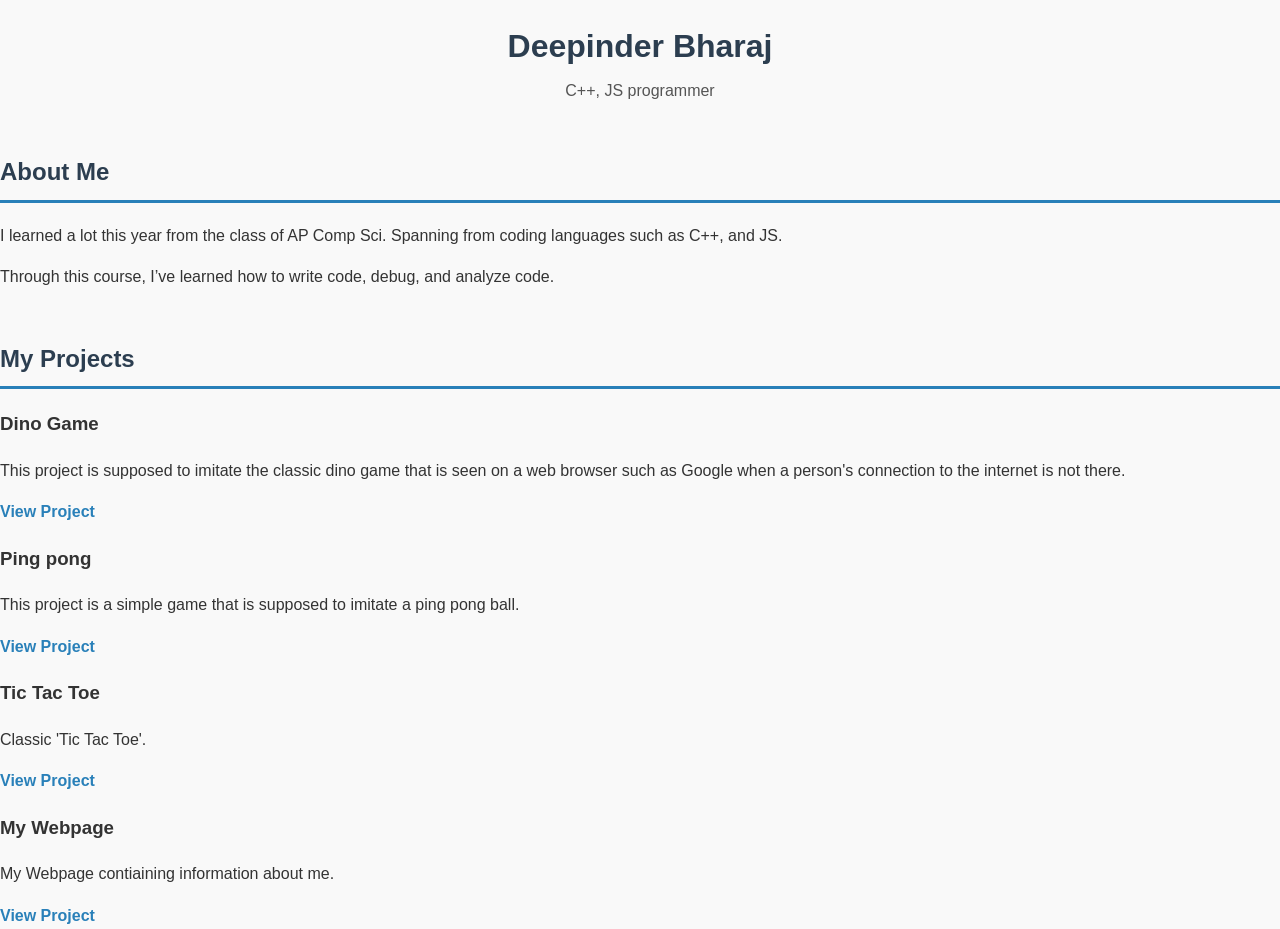
<file: 1st-period/deepinder-b/index.html>
<!DOCTYPE html>
<html lang="en">
<head>
  <meta charset="UTF-8" />
  <meta name="viewport" content="width=device-width, initial-scale=1.0" />
  <title>My Portfolio</title>
  <link rel="stylesheet" href="style.css" />
</head>
<body>
  <header>
    <h1>Deepinder Bharaj</h1>
    <p>C++, JS programmer</p>
  </header>
  <section id="about">
    <h2>About Me</h2>
<p>I learned a lot this year from the class of AP Comp Sci. Spanning from coding languages such as C++, and JS.  </p>
    <p>Through this course, I’ve learned how to write code, debug, and analyze code.</p>
  </section>
  <section id="projects">
    <h2>My Projects</h2>
    <div class="project">
      <h3>Dino Game</h3>
      <p>This project is supposed to imitate the classic dino game that is seen on a web browser such as Google when a person's connection to the internet is not there. </p>
      <a href= https://codepen.io/deep117/pen/ogNqpOK?authuser=0target="_blank">View Project</a>
    </div>
    <div class="project">
      <h3>Ping pong</h3>
      <p>This project is a simple game that is supposed to imitate a ping pong ball.</p>
      <a href= https://codepen.io/deep117/pen/raNzgOW?authuser=0target="_blank">View Project</a>
    </div>
    <h3>Tic Tac Toe</h3>
<p>Classic 'Tic Tac Toe'. </p>
      <a href= https://codepen.io/deep117/pen/raNwQgB?editors=0010&authuser="_blank">View Project</a>
     </div>
    <h3>My Webpage</h3>
      <p>My Webpage contiaining information about me. </p>
      <a href= https://codepen.io/deep117/pen/MYWpELZ?editors=1000"_blank">View Project</a>
  </section>
</file>
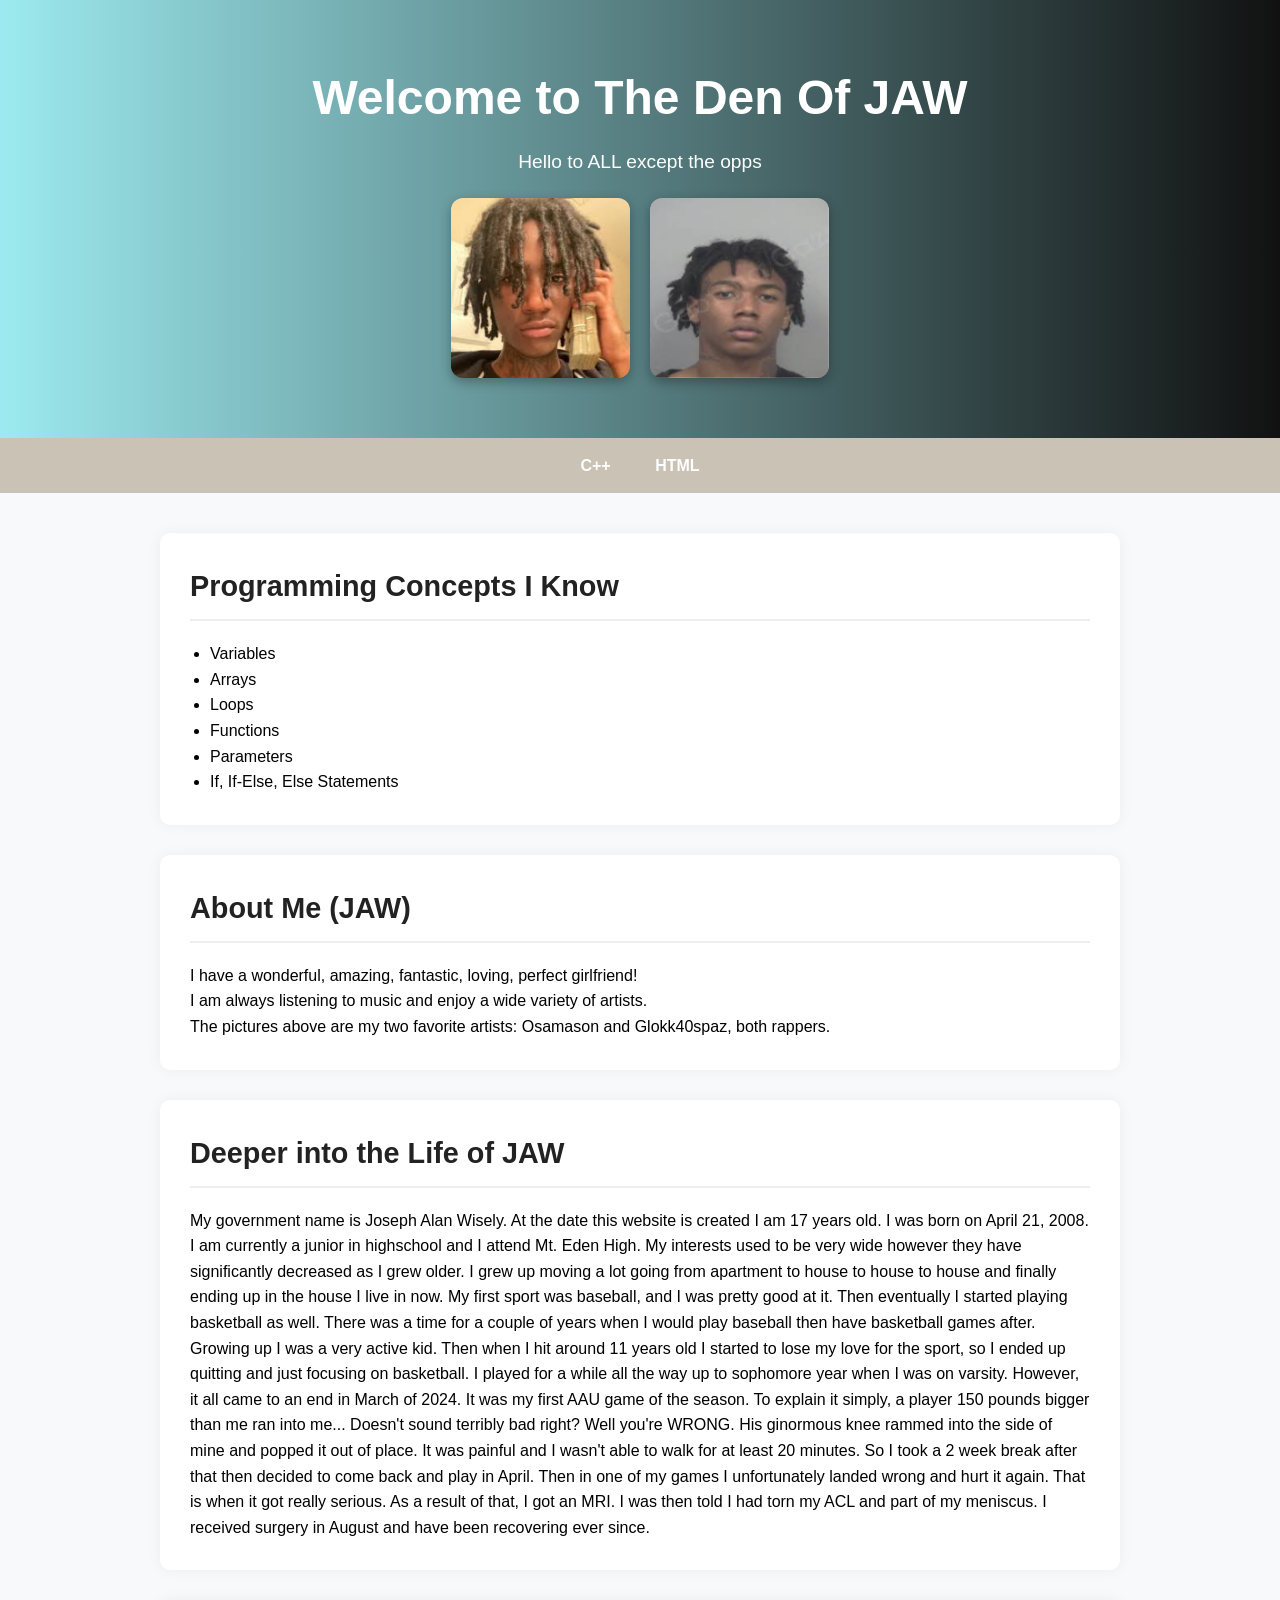
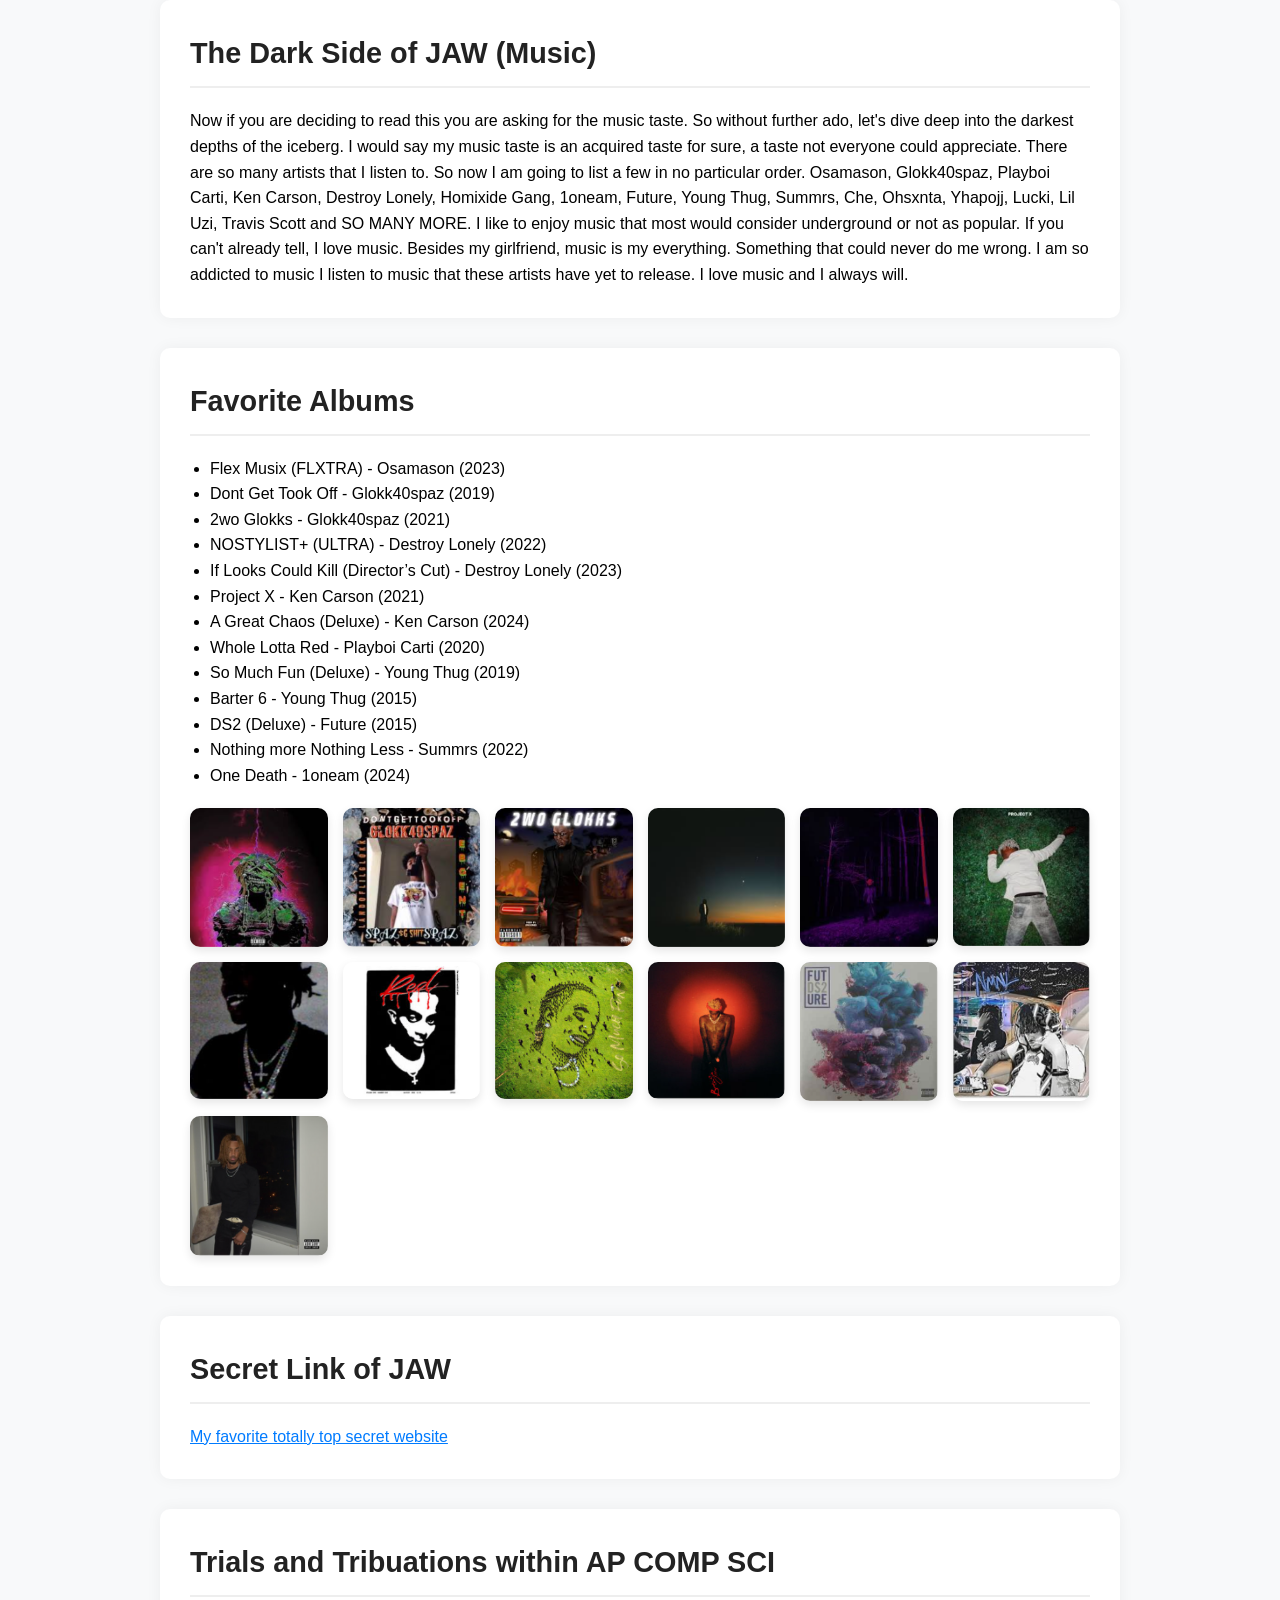
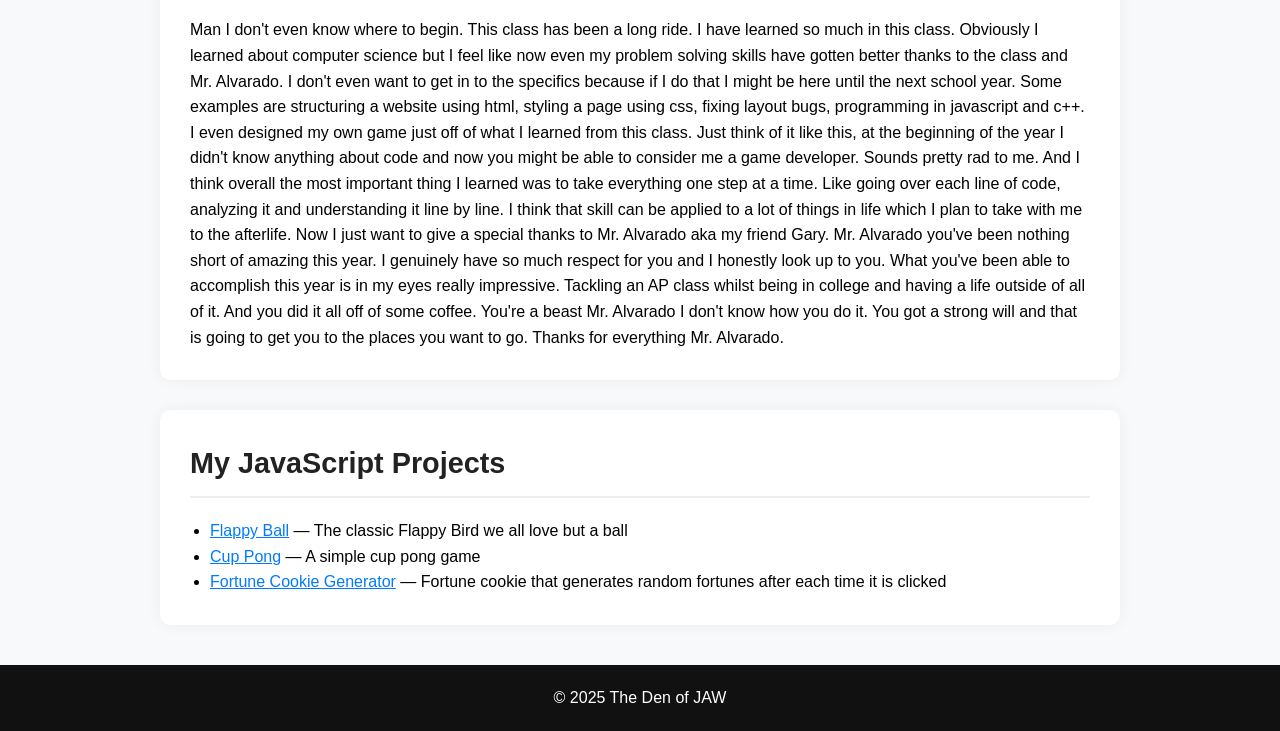
<file: 1st-period/Joseph-W/index.html>
<!DOCTYPE html>
<html lang="en">
<head>
  <meta charset="UTF-8" />
  <meta name="viewport" content="width=device-width, initial-scale=1.0"/>
  <title>The Den of JAW</title>
  <style>
    * {
      box-sizing: border-box;
      margin: 0;
      padding: 0;
    }

    body {
      font-family: "Segoe UI", sans-serif;
      background: #f8f9fa;
      color: #00;
      line-height: 1.6;
    }

    header {
      background: linear-gradient(to right, #9CEAEF, #111);
      color: white;
      padding: 60px 20px;
      text-align: center;
    }

    header h1 {
      font-size: 3rem;
      margin-bottom: 10px;
    }

    header p {
      font-size: 1.2rem;
      color: #00;
    }

    .artist-images {
      margin-top: 20px;
      display: flex;
      justify-content: center;
      gap: 20px;
      flex-wrap: wrap;
    }

    .artist-images img {
      height: 180px;
      border-radius: 12px;
      box-shadow: 0 4px 12px rgba(0,0,0,0.3);
    }

    nav {
      background: #CAC2B5;
      padding: 15px 0;
      text-align: center;
    }

    nav a {
      color: white;
      text-decoration: none;
      margin: 0 20px;
      font-weight: bold;
      font-size: 1rem;
      transition: color 0.2s ease;
    }

    nav a:hover {
      color: #0dcaf0;
    }

    main {
      max-width: 1000px;
      margin: 40px auto;
      padding: 0 20px;
    }

    section {
      background: white;
      padding: 30px;
      border-radius: 10px;
      margin-bottom: 30px;
      box-shadow: 0 0 15px rgba(0,0,0,0.05);
    }

    section h2 {
      margin-bottom: 20px;
      font-size: 1.8rem;
      color: #222;
      border-bottom: 2px solid #eee;
      padding-bottom: 10px;
    }

    section ul {
      padding-left: 20px;
    }

    .image-grid {
      display: grid;
      grid-template-columns: repeat(auto-fill, minmax(120px, 1fr));
      gap: 15px;
      margin-top: 20px;
    }

    .image-grid img {
      width: 100%;
      border-radius: 10px;
      box-shadow: 0 4px 10px rgba(0,0,0,0.1);
    }

    footer {
      background: #111;
      color: #fff;
      text-align: center;
      padding: 20px 0;
      margin-top: 40px;
    }

    a {
      color: #007bff;
    }

    a:hover {
      text-decoration: underline;
    }
  </style>
</head>
<body>

  <header>
    <h1>Welcome to The Den Of JAW</h1>
    <p>Hello to ALL except the opps</p>
    <div class="artist-images">
      <img src="Osamason.png" alt="Osamason">
      <img src="GL4.png" alt="Glokk40spaz">
    </div>
  </header>

  <nav>
    <a href="https://isocpp.org/">C++</a>
    <a href="https://www.w3schools.com/html/">HTML</a>
  </nav>

  <main>
    <section>
      <h2>Programming Concepts I Know</h2>
      <ul>
        <li>Variables</li>
        <li>Arrays</li>
        <li>Loops</li>
        <li>Functions</li>
        <li>Parameters</li>
        <li>If, If-Else, Else Statements</li>
      </ul>
    </section>

    <section>
      <h2>About Me (JAW)</h2>
      <p>I have a wonderful, amazing, fantastic, loving, perfect girlfriend!</p>
      <p>I am always listening to music and enjoy a wide variety of artists.</p>
      <p>The pictures above are my two favorite artists: Osamason and Glokk40spaz, both rappers.</p>
    </section>

    <section>
      <h2>Deeper into the Life of JAW</h2>
      <p> My government name is Joseph Alan Wisely. At the date this website is created I am 17 years old. I was born on April 21, 2008. I am currently a junior in highschool and I attend Mt. Eden High. My interests used to be very wide however they have significantly decreased as I grew older. I grew up moving a lot going from apartment to house to house to house and finally ending up in the house I live in now. My first sport was baseball, and I was pretty good at it. Then eventually I started playing basketball as well. There was a time for a couple of years when I would play baseball then have basketball games after. Growing up I was a very active kid. Then when I hit around 11 years old I started to lose my love for the sport, so I ended up quitting and just focusing on basketball. I played for a while all the way up to sophomore year when I was on varsity. However, it all came to an end in March of 2024. It was my first AAU game of the season. To explain it simply, a player 150 pounds bigger than me ran into me... Doesn't sound terribly bad right? Well you're WRONG. His ginormous knee rammed into the side of mine and popped it out of place. It was painful and I wasn't able to walk for at least 20 minutes. So I took a 2 week break after that then decided to come back and play in April. Then in one of my games I unfortunately landed wrong and hurt it again. That is when it got really serious. As a result of that, I got an MRI. I was then told I had torn my ACL and part of my meniscus. I received surgery in August and have been recovering ever since.</p>
    </section>

    <section>
      <h2>The Dark Side of JAW (Music)</h2>
      <p>Now if you are deciding to read this you are asking for the music taste. So without further ado, let's dive deep into the darkest depths of the iceberg. I would say my music taste is an acquired taste for sure, a taste not everyone could appreciate. There are so many artists that I listen to. So now I am going to list a few in no particular order. Osamason, Glokk40spaz, Playboi Carti, Ken Carson, Destroy Lonely, Homixide Gang, 1oneam, Future, Young Thug, Summrs, Che, Ohsxnta, Yhapojj, Lucki, Lil Uzi, Travis Scott and SO MANY MORE. I like to enjoy music that most would consider underground or not as popular. If you can't already tell, I love music. Besides my girlfriend, music is my everything. Something that could never do me wrong. I am so addicted to music I listen to music that these artists have yet to release. I love music and I always will.</p>
    </section>

    <section>
      <h2>Favorite Albums</h2>
      <ul>
        <li>Flex Musix (FLXTRA) - Osamason (2023)</li>
        <li>Dont Get Took Off - Glokk40spaz (2019)</li>
        <li>2wo Glokks - Glokk40spaz (2021)</li>
        <li>NOSTYLIST+ (ULTRA) - Destroy Lonely (2022)</li>
        <li>If Looks Could Kill (Director’s Cut) - Destroy Lonely (2023)</li>
        <li>Project X - Ken Carson (2021)</li>
        <li>A Great Chaos (Deluxe) - Ken Carson (2024)</li>
        <li>Whole Lotta Red - Playboi Carti (2020)</li>
        <li>So Much Fun (Deluxe) - Young Thug (2019)</li>
        <li>Barter 6 - Young Thug (2015)</li>
        <li>DS2 (Deluxe) - Future (2015)</li>
        <li>Nothing more Nothing Less - Summrs (2022)</li>
        <li>One Death - 1oneam (2024)</li>
      </ul>
      <div class="image-grid">
        <img src="FLXTRA.png" alt="FLXTRA">
        <img src="DGTO.png" alt="DGTO">
        <img src="2wo.png" alt="2wo Glokks">
        <img src="NS.png" alt="NOSTYLIST">
        <img src="ILCK.png" alt="ILCK">
        <img src="PRX.png" alt="Project X">
        <img src="AGC.png" alt="AGC">
        <img src="WLR.png" alt="WLR">
        <img src="SMF.png" alt="SMF">
        <img src="BAR6.png" alt="Barter 6">
        <img src="DS2.png" alt="DS2">
        <img src="NMNL.png" alt="NMNL">
        <img src="1D.png" alt="One Death">
      </div>
    </section>

    <section>
      <h2>Secret Link of JAW</h2>
      <p><a href="https://chatgpt.com/" target="_blank">My favorite totally top secret website</a></p>
    </section>

    <section>
      <h2>Trials and Tribuations within AP COMP SCI</h2>
<p>Man I don't even know where to begin. This class has been a long ride. I have learned so much in this class. Obviously I learned about computer science but I feel like now even my problem solving skills have gotten better thanks to the class and Mr. Alvarado. I don't even want to get in to the specifics because if I do that I might be here until the next school year. Some examples are structuring a website using html, styling a page using css, fixing layout bugs, programming in javascript and c++. I even designed my own game just off of what I learned from this class. Just think of it like this, at the beginning of the year I didn't know anything about code and now you might be able to consider me a game developer. Sounds pretty rad to me. And I think overall the most important thing I learned was to take everything one step at a time. Like going over each line of code, analyzing it and understanding it line by line. I think that skill can be applied to a lot of things in life which I plan to take with me to the afterlife. Now I just want to give a special thanks to Mr. Alvarado aka my friend Gary. Mr. Alvarado you've been nothing short of amazing this year. I genuinely have so much respect for you and I honestly look up to you. What you've been able to accomplish this year is in my eyes really impressive. Tackling an AP class whilst being in college and having a life outside of all of it. And you did it all off of some coffee. You're a beast Mr. Alvarado I don't know how you do it. You got a strong will and that is going to get you to the places you want to go. Thanks for everything Mr. Alvarado. </p>
    </section>
    <section>
      <h2>My JavaScript Projects</h2>
      <ul>
        <li><a href="Project1.html" target="_blank">Flappy Ball</a> — The classic Flappy Bird we all love but a ball</li>
        <li><a href="Project2.html" target="_blank">Cup Pong</a> — A simple cup pong game</li>
        <li><a href="Project3.html" target="_blank">Fortune Cookie Generator</a> — Fortune cookie that generates random fortunes after each time it is clicked</li>
      </ul>
    </section>
  </main>

  <footer>
    <p>&copy; 2025 The Den of JAW</p>
  </footer>

</body>
</html>
</file>
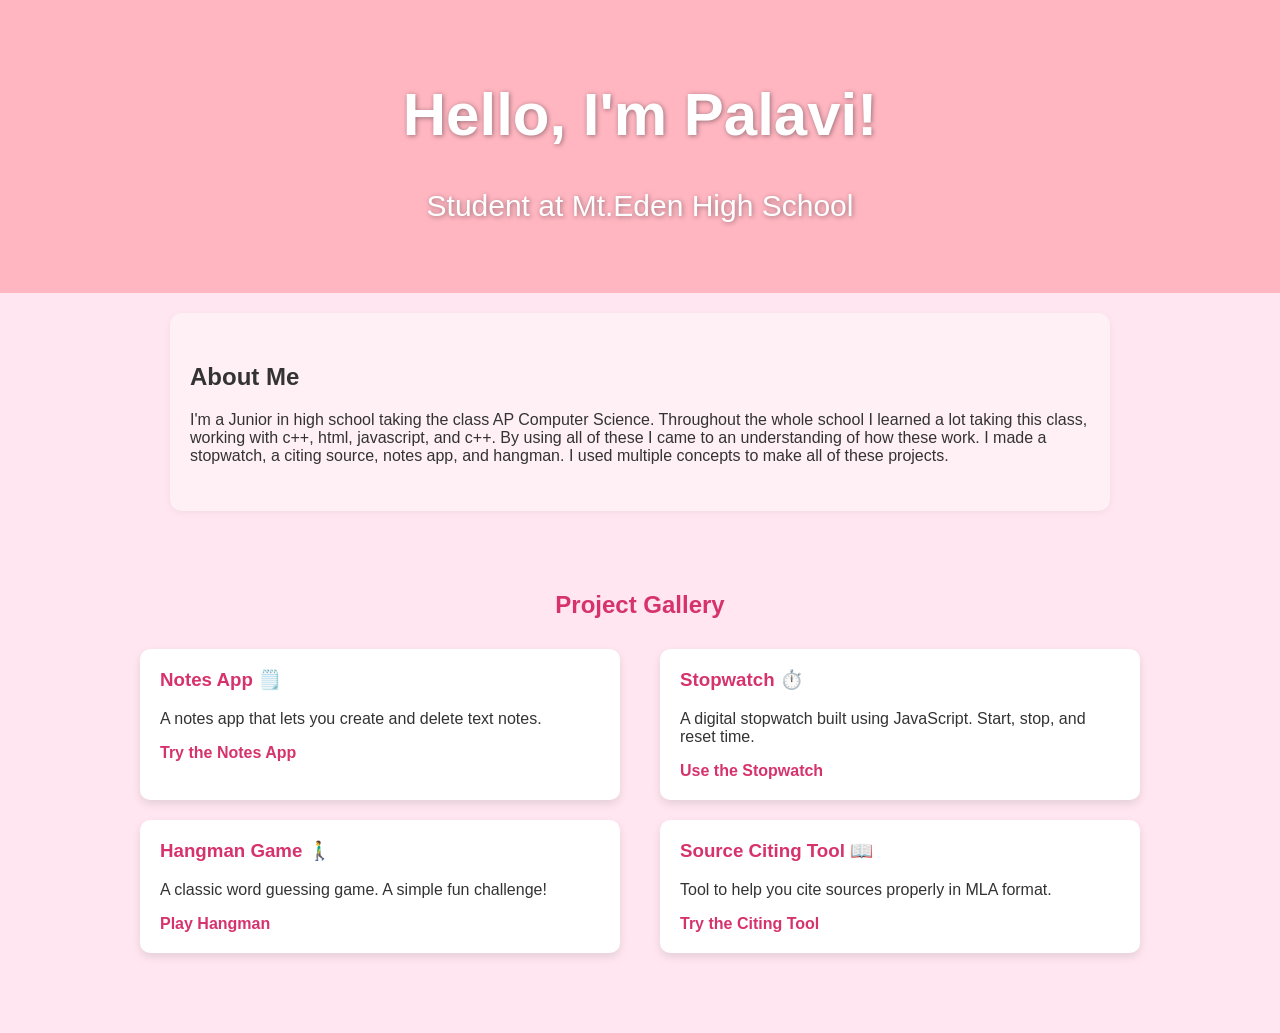
<file: 1st-period/palavi-p/index.html>
<!DOCTYPE html>
<html lang="en">
<head>
  <meta charset="UTF-8" />
  <meta name="viewport" content="width=device-width, initial-scale=1.0" />
  <title>Palavi's Portfolio</title>
  <link rel="stylesheet" href="style.css" />
</head>
<body>
  <header>
    <h1>Hello, I'm Palavi!</h1>
    <p>Student at Mt.Eden High School</p>
  </header>

  <section class="about">
    <h2>About Me</h2>
    <p>I'm a Junior in high school taking the class AP Computer Science. Throughout the whole school I learned a lot taking this class, working with c++, html, javascript, and c++. By using all of these I came to an understanding of how these work. I made a stopwatch, a citing source, notes app, and hangman. I used multiple concepts to make all of these projects.</p>
  </section>

  <section class="projects">
    <h2>Project Gallery</h2>

    <div class="project">
      <h3>Notes App 🗒️</h3>
      <p>A notes app that lets you create and delete text notes.</p>
      <a href="notes-app/index.html" target="_blank">Try the Notes App</a>
    </div>

    <div class="project">
      <h3>Stopwatch ⏱️</h3>
      <p>A digital stopwatch built using JavaScript. Start, stop, and reset time.</p>
      <a href="stopwatch/index.html" target="_blank">Use the Stopwatch</a>
    </div>

    <div class="project">
      <h3>Hangman Game 🚶‍♂️</h3>
      <p>A classic word guessing game. A simple fun challenge!</p>
      <a href="hangman/index.html" target="_blank">Play Hangman</a>
    </div>

    <div class="project">
      <h3>Source Citing Tool 📖</h3>
      <p>Tool to help you cite sources properly in MLA format.</p>
      <a href="citing-source/index.html" target="_blank">Try the Citing Tool</a>
    </div>
  </section>
</file>
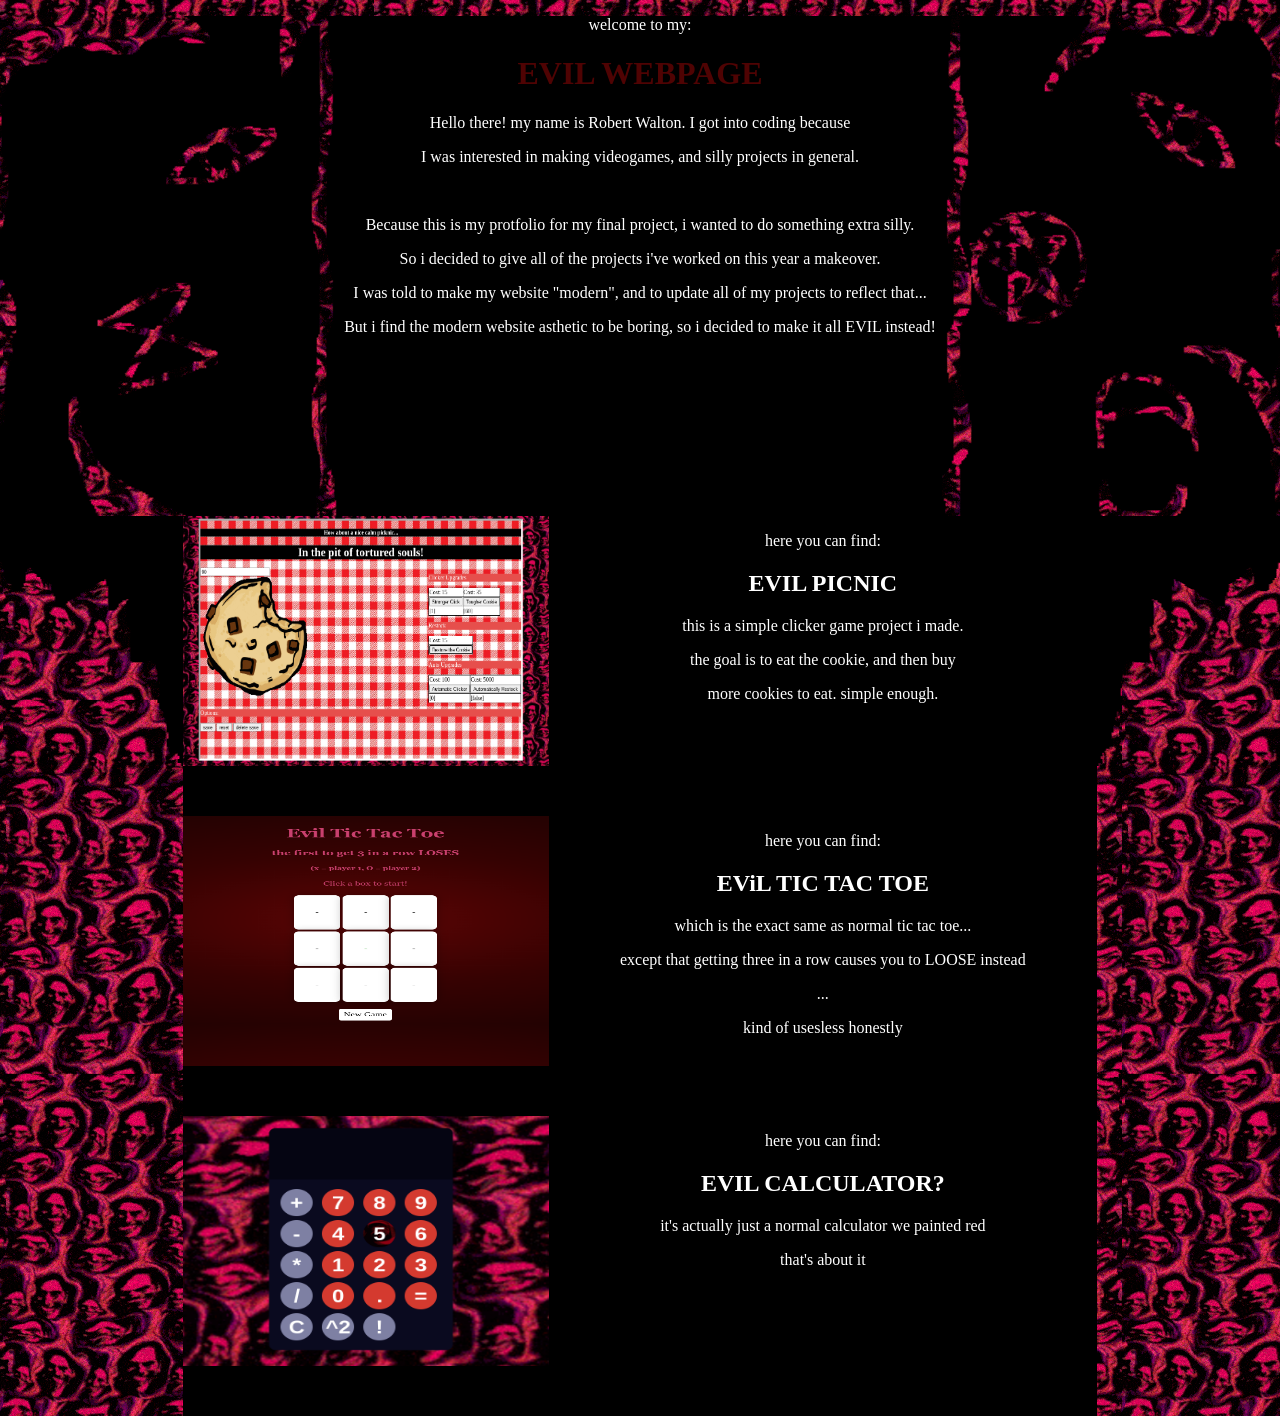
<file: 1st-period/robert-w/index.html>
<!doctype html>
<html lang = "en">
  <style>
    body{
      margin:0;
      background-image:url('jerma-giygas-meme.gif');
    }
    .div-wrapper{
      display:grid;
      grid-template-columns: repeat(7,1fr);
      grid-auto-row:200px;
      background-color:transparent;
      grid-template-areas:
      "bingus one one two two two flingus"
      "bungus buffer1 buffer1 buffer1 buffer1 buffer1  shmungus"
      "bungus three three four four four shmungus"
      "bungus buffer2 buffer2 buffer2 buffer2 buffer2  shmungus"
      "bungus five five six six six shmungus"
      "bungus buffer3 buffer3 buffer3 buffer3 buffer3  shmungus"
      
    }
    div{
      height:250px;
      text-align:center;
      color:white;
      font-family: 'Times New Roman', serif;
      background-color:black;
    }
    #bufferone{
      grid-area:buffer1;
    }
    #buffertwo{
      grid-area:buffer2;
    }
    #bufferthree{
      grid-area:buffer3;
    }
    .buffer{
      height:50px;
      background-color:black;
    }
    .intro{
      height:500px;
      background-color:transparent;
      background-image:url('occult_background.png');
      background-repeat:no-repeat;
      background-size:cover;
    }
    
    .one{
      grid-area:one;
    }
    
    .two{
      grid-area:two;
    }
    
    .three{
      grid-area:three;
    }
    
    .four{
      grid-area:four;
    }
    
    .five{
      grid-area:five;
    }
    
    .six{
      grid-area:six;
    }

    .bingus{
      background-color:transparent;
      grid-area:bingus;
    }

    .flingus{
      background-color:transparent;
      grid-area:flingus;
    }

    .img-fill{
      width:100%;
      height:100%;
      object-fit:fill;
    }
    h1{
      color:rgb(79, 3, 3);
    }
  </style>
  <body>
    <div class="intro">
       <p>welcome to my:</p>
      <h1>EVIL WEBPAGE</h1>
      <p>Hello there! my name is Robert Walton. I got into coding because</p>
      <p>I was interested in making videogames, and silly projects in general.</p><br>
      <p>Because this is my protfolio for my final project, i wanted to do something extra silly.</p>
      <p>So i decided to give all of the projects i've worked on this year a makeover.</p>
      <p>I was told to make my website "modern", and to update all of my projects to reflect that...</p>
      <p>But i find the modern website asthetic to be boring, so i decided to make it all EVIL instead!</p>
      
    </div>
    <div class="div-wrapper">
      <div class="bingus"><img class="img-fill" src="shadow_left.png"></div>
      <div class="one"><a href="eat_cookie.html"><img class="img-fill" src="eat-cookie-screenshot.png"></a></div>
      <div class="two">
        <p>here you can find:</p>
      <h2>EVIL PICNIC</h2>
        <p>this is a simple clicker game project i made.</p>
        <p>the goal is to eat the cookie, and then buy</p>
        <p>more cookies to eat. simple enough.</p>
      </div>
      <div class="buffer" id="bufferone"></div>
      <div class="three"><a href="tic-tac-toe.html"><img class="img-fill" src="tic-tac-toe-screenshot.png"></a></div>
      <div class="flingus"><img class="img-fill" src="shadow_right.png"></div>
      <div class="four">
        <p>here you can find:</p>
        <h2>EViL TIC TAC TOE</h2>
        <P>which is the exact same as normal tic tac toe...</P>
        <p>except that getting three in a row causes you to LOOSE instead</p>
        <p>...</p>
        <p>kind of usesless honestly</p>
      </div>
      <div class="buffer" id="buffertwo"></div>
      <div class="five"><a href="calc.html"><img class="img-fill" src="calc-screenshot.png"></a></div>
      <div class="six">
        <p>here you can find:</p>
        <h2>EVIL CALCULATOR?</h2>
        <p>it's actually just a normal calculator we painted red</p>
        <p>that's about it</p>
      </div>
      <div class="buffer" id="bufferthree"></div>
    </div>
  </body>
</file>
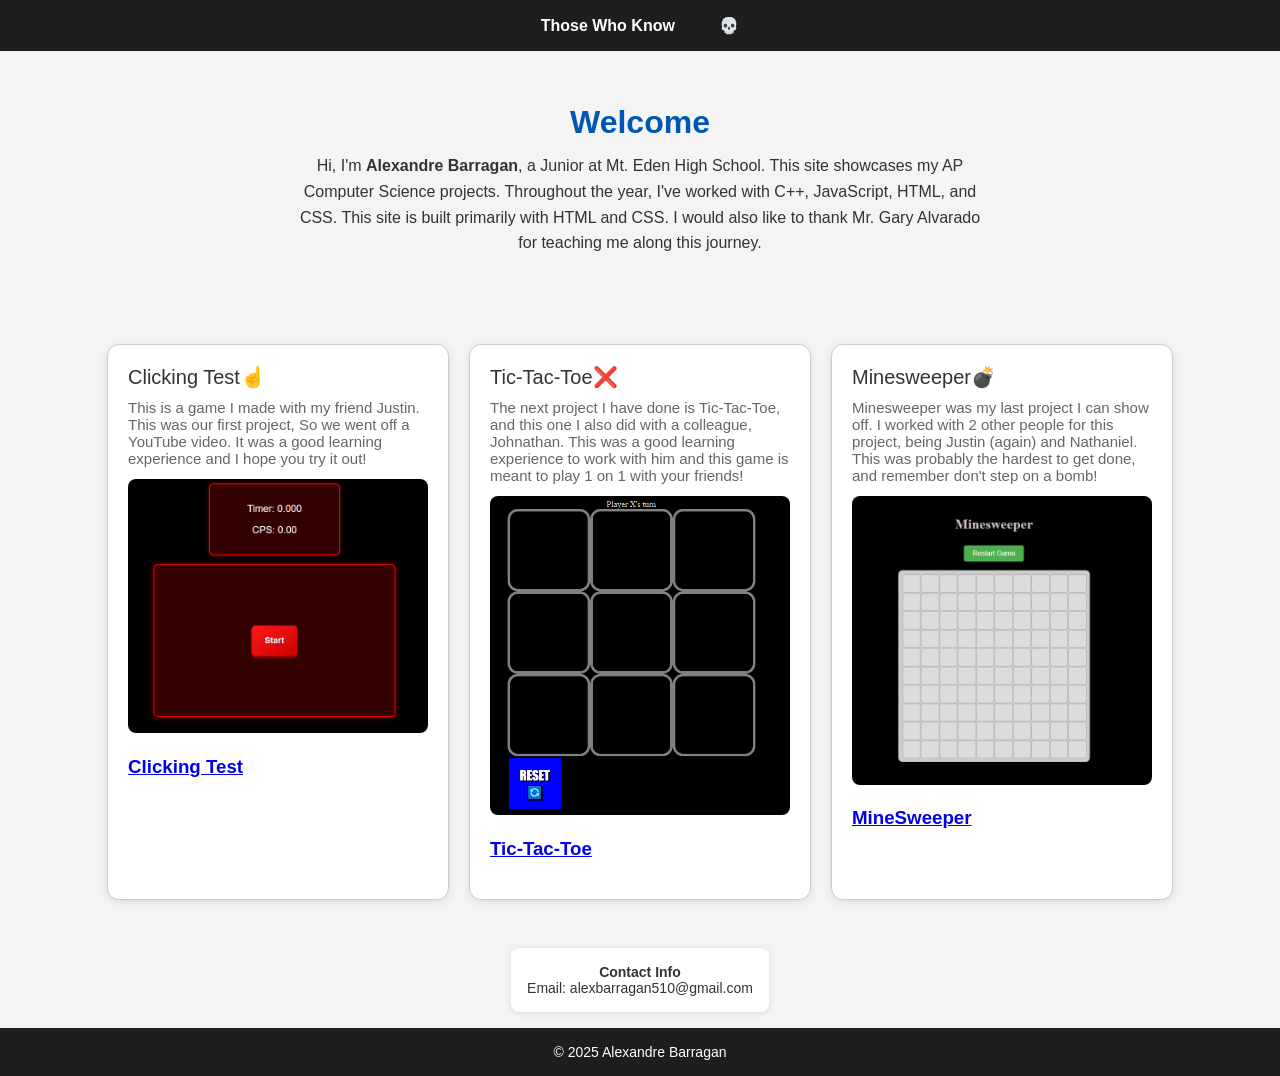
<file: 3rd-period/Alex-B/index.html>
<!DOCTYPE html>
<html lang="en">
<head>
    <meta charset="UTF-8" />
    <meta name="viewport" content="width=device-width, initial-scale=1.0" />
    <title>Alexandre Barragan – CS Projects</title>
    <link rel="stylesheet" href="style.css" />
</head>
<body>

    <div class="navbar">
        <a href="#home">Those Who Know</a>
        <a href="#about">💀</a>
    </div>

    <header>
        <h1>Welcome</h1>
        <p>
            Hi, I'm <strong>Alexandre Barragan</strong>, a Junior at Mt. Eden High School.
            This site showcases my AP Computer Science projects. Throughout the year,
            I've worked with C++, JavaScript, HTML, and CSS. This site is built primarily
            with HTML and CSS. I would also like to thank Mr. Gary Alvarado for teaching me along this journey.
        </p>
    </header>

    <section class="container">
        <div class="card">
            <div class="title">Clicking Test☝️</div>
            <div class="description">This is a game I made with my friend Justin. This was our first project,
             So we went off a YouTube video. It was a good learning experience and I hope you try it out!</div>
            <img src="ClickTest.png" alt="Click Testing image" class="image"/>
            <h3><a href="project1.html" target="_blank">Clicking Test</a></h3>
        </div>
        <div class="card">
            <div class="title">Tic-Tac-Toe❌</div>
            <div class="description">The next project I have done is Tic-Tac-Toe, and this one I also did with a colleague, Johnathan. 
             This was a good learning experience to work with him and this game is meant to play 1 on 1 with your friends!</div>
            <img src="tictactoe.png" alt="tictactoe image" class="image"/>
            <h3><a href="project2.html" target="_blank">Tic-Tac-Toe</a></h3>
        </div>
        <div class="card">
            <div class="title">Minesweeper💣</div>
            <div class="description">Minesweeper was my last project I can show off. 
             I worked with 2 other people for this project, being Justin (again) and Nathaniel.
             This was probably the hardest to get done, and remember don't step on a bomb!</div>
            <img src="minesweeper.png" alt="minesweeper image" class="image"/>
            <h3><a href="project3.html" target="_blank">MineSweeper</a></h3>
        </div>
    </section>
    
    <section style="text-align: center; padding: 16px;">
        <div style="display: inline-block; background: white; border-radius: 8px; box-shadow: 0 1px 6px rgba(0,0,0,0.1); padding: 16px; font-size: 14px; max-width: 300px;">
            <strong>Contact Info</strong><br>
            Email: <a> alexbarragan510@gmail.com</a><br>
        </div>
    </section>
        
    <footer>
        &copy; 2025 Alexandre Barragan
    </footer>

</body>
</html>
</file>
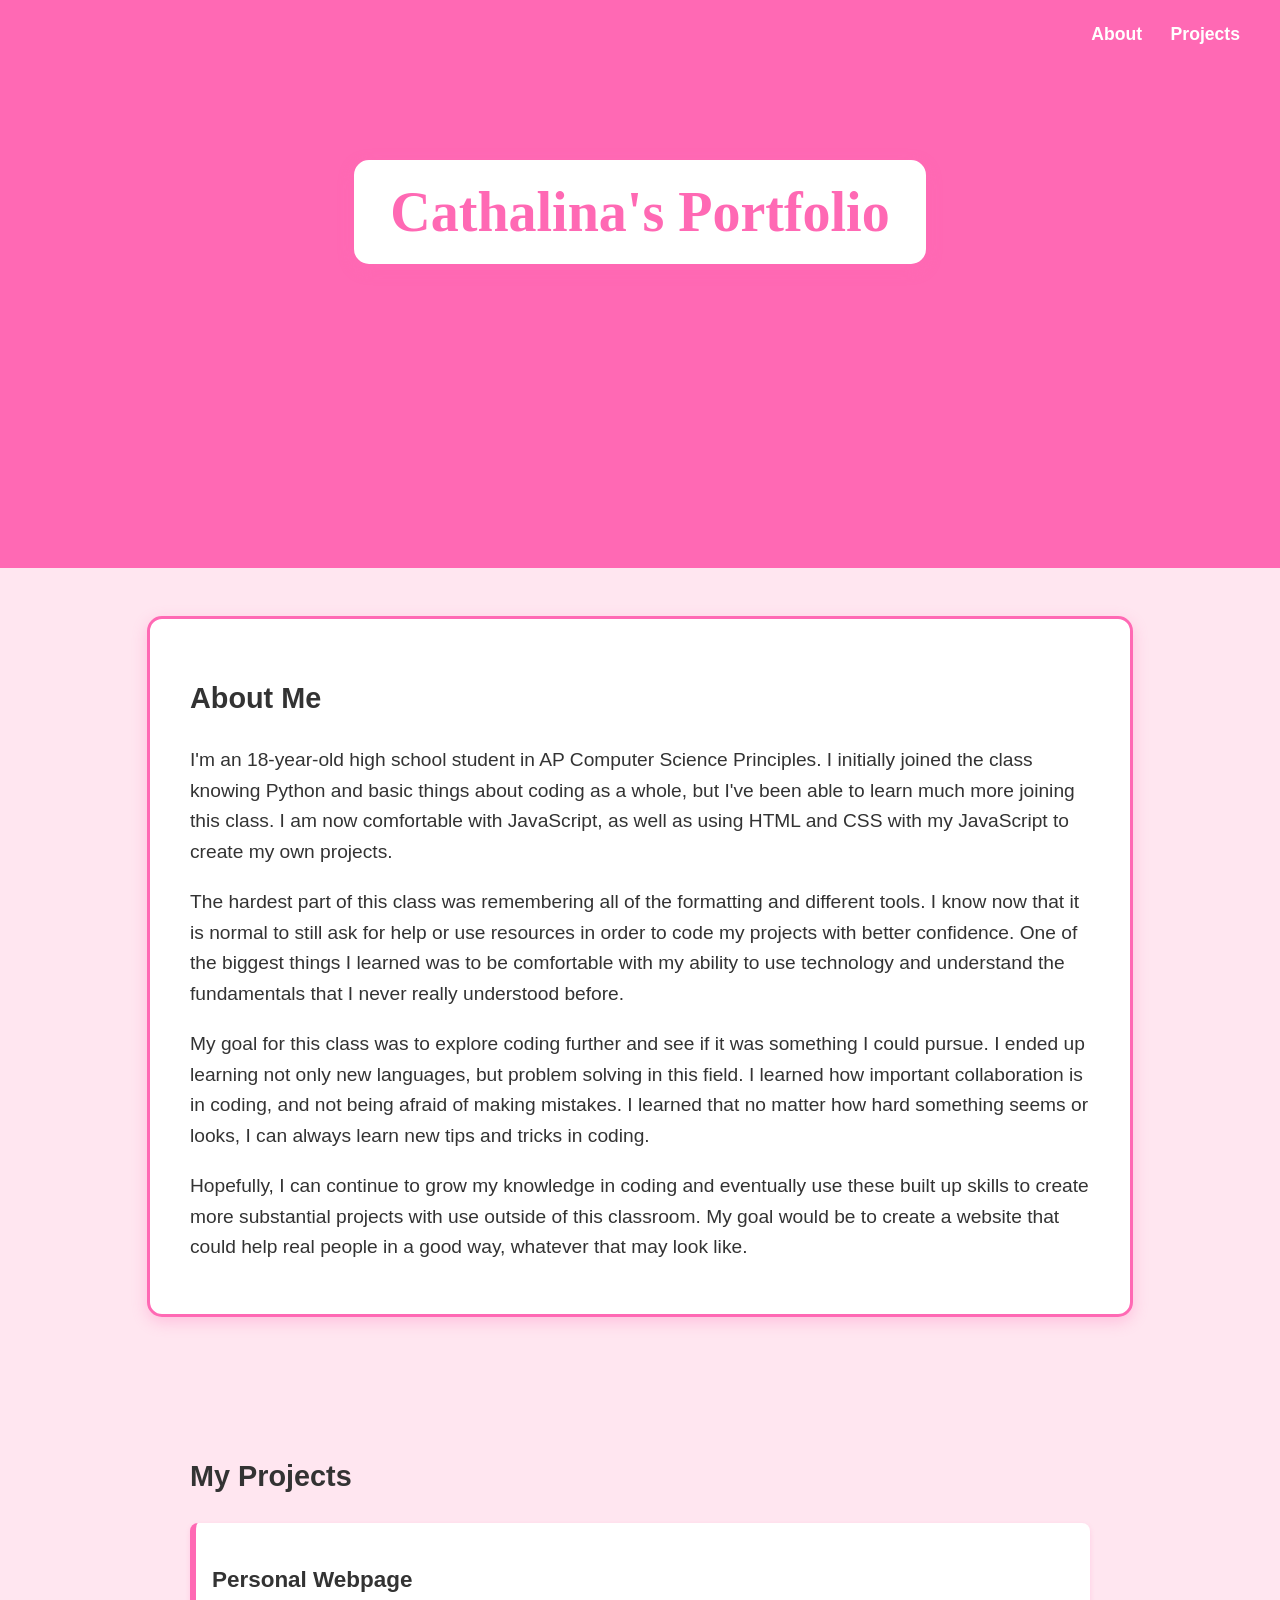
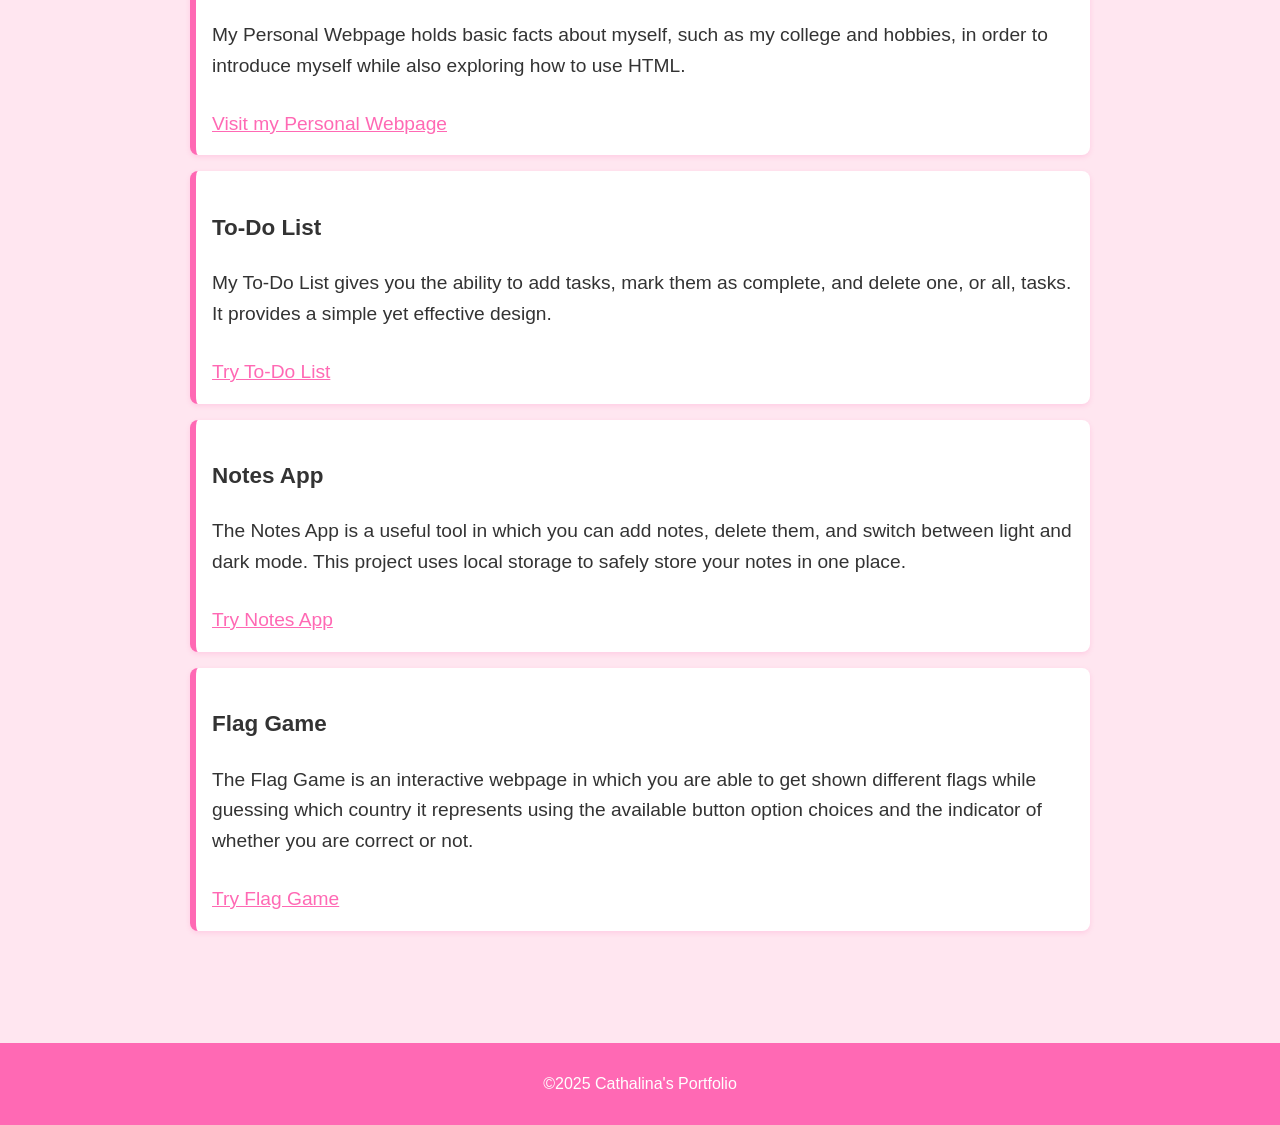
<file: 3rd-period/Cathalina-L/index.html>
<!DOCTYPE html>
<html lang="en">
<head>
  <meta charset="UTF-8" />
  <meta name="viewport" content="width=device-width, initial-scale=1.0"/>
  <title>Cathalina's Portfolio</title>
  <link rel="stylesheet" href="style.css" />
</head>
<body>
  <header>
    <h1 class="main-title">Cathalina's    Portfolio</h1>
    <nav>
      <a href="#about">About</a>
      <a href="#projects">Projects</a>
    </nav>
  </header>

  <section id="about">
    <h2>About Me</h2>
    <p>I'm an 18-year-old high school student in AP Computer Science Principles. I initially joined the class knowing Python and basic things about coding as a whole, but I've been able to learn much more joining this class. I am now comfortable with JavaScript, as well as using HTML and CSS with my JavaScript to create my own projects. </p>
    <p>The hardest part of this class was remembering all of the formatting and different tools. I know now that it is normal to still ask for help or use resources in order to code my projects with better confidence. One of the biggest things I learned was to be comfortable with my ability to use technology and understand the fundamentals that I never really understood before.   </p>
    <p>My goal for this class was to explore coding further and see if it was something I could pursue. I ended up learning not only new languages, but problem solving in this field. I learned how important collaboration is in coding, and not being afraid of making mistakes. I learned that no matter how hard something seems or looks, I can always learn new tips and tricks in coding.</p>
    <p>Hopefully, I can continue to grow my knowledge in coding and eventually use these built up skills to create more substantial projects with use outside of this classroom. My goal would be to create a website that could help real people in a good way, whatever that may look like. </p>
  </section>

  <section id="projects">
    <h2>My Projects</h2>
    <div class="project-card">
      <h3>Personal Webpage</h3>
      <p>My Personal Webpage holds basic facts about myself, such as my college and hobbies, in order to introduce myself while also exploring how to use HTML.</p>
      <a href="personal-webpage/index.html">Visit my Personal Webpage</a>
    </div>
    <div class="project-card">
      <h3>To-Do List</h3>
      <p>My To-Do List gives you the ability to add tasks, mark them as complete, and delete one, or all, tasks. It provides a simple yet effective design.</p>
      <a href="to-do-list/index.html">Try To-Do List</a>
    </div>
    <div class="project-card">
  <h3>Notes App</h3>
  <p>The Notes App is a useful tool in which you can add notes, delete them, and switch between light and dark mode. This project uses local storage to safely store your notes in one place. </p>
  <a href="notes-app/index.html">Try Notes App</a>
</div>
    <div class="project-card">
  <h3>Flag Game</h3>
  <p>The Flag Game is an interactive webpage in which you are able to get shown different flags while guessing which country it represents using the available button option choices and the indicator of whether you are correct or not. </p>
  <a href="flag-game/index.html">Try Flag Game</a>
</div>
  </section>

  <footer>
    <p>&copy;2025 Cathalina's Portfolio</p>
  </footer>
</body>
</html>
</file>
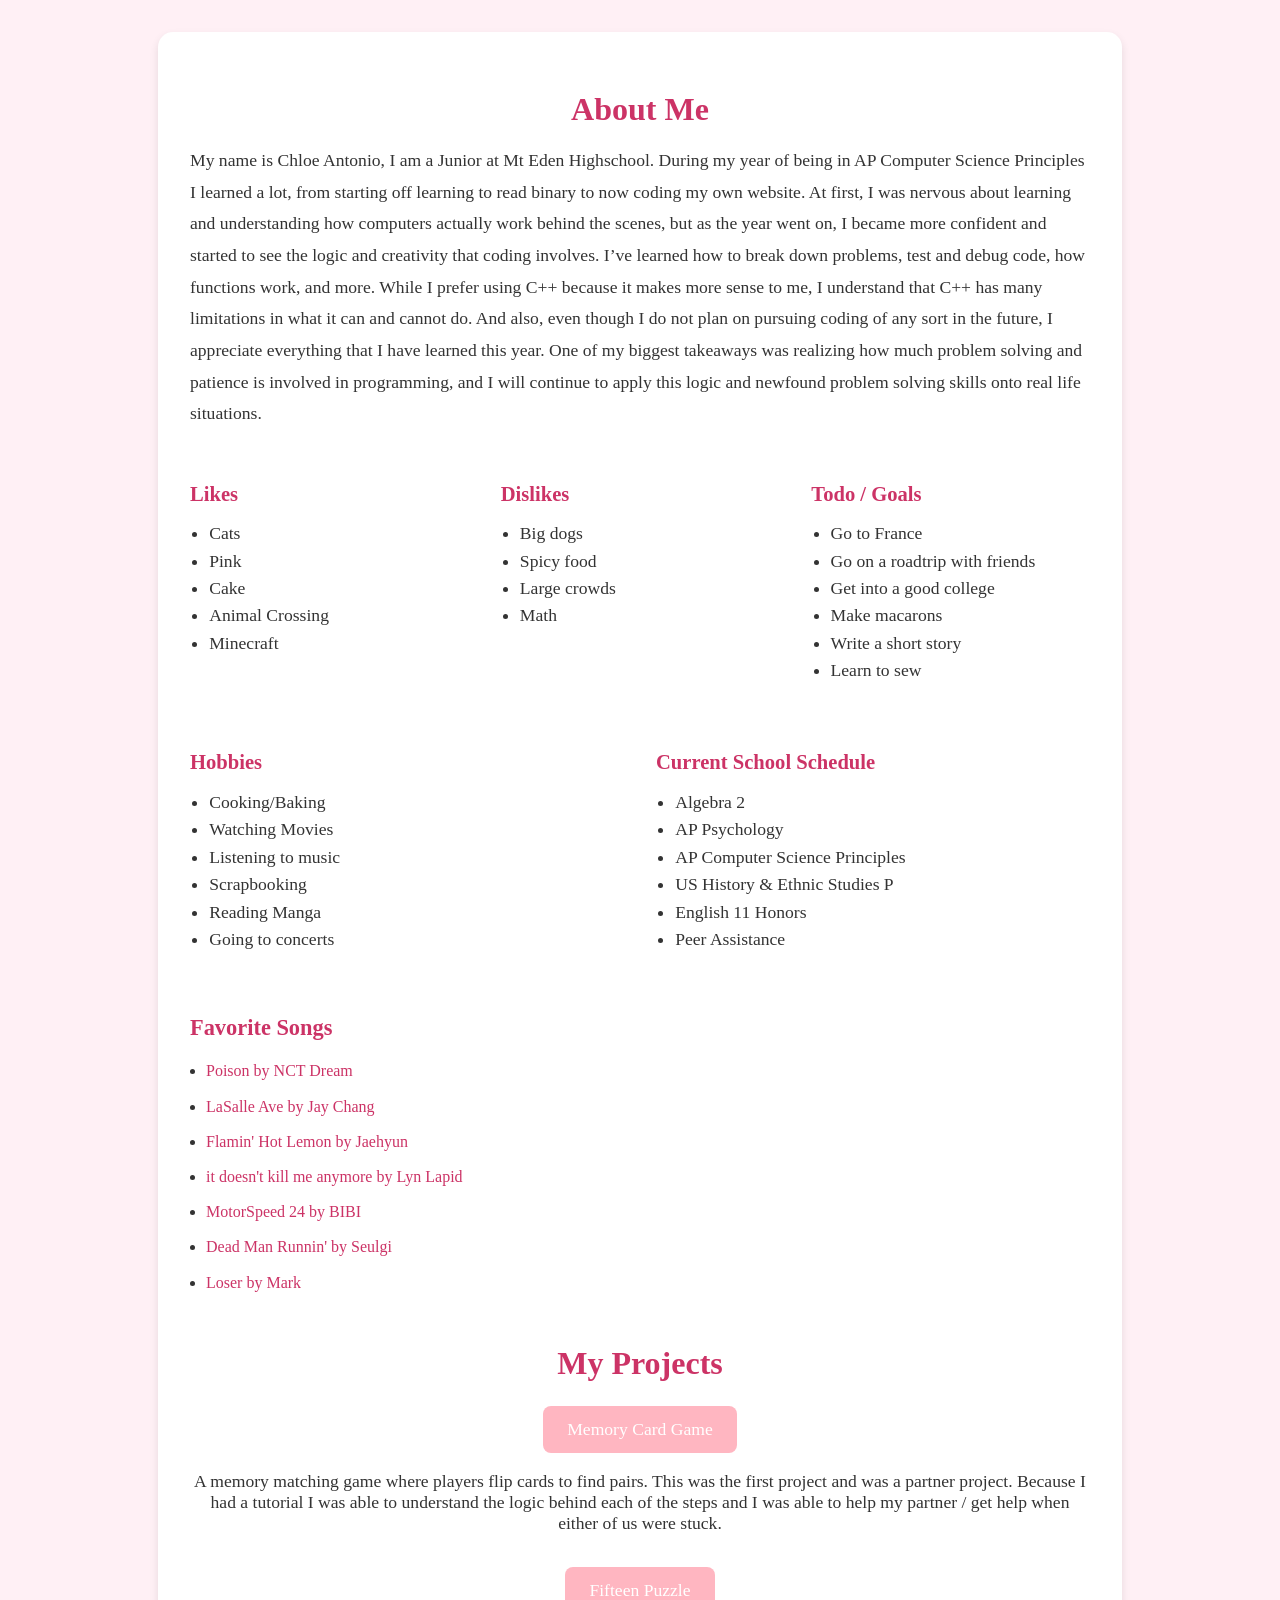
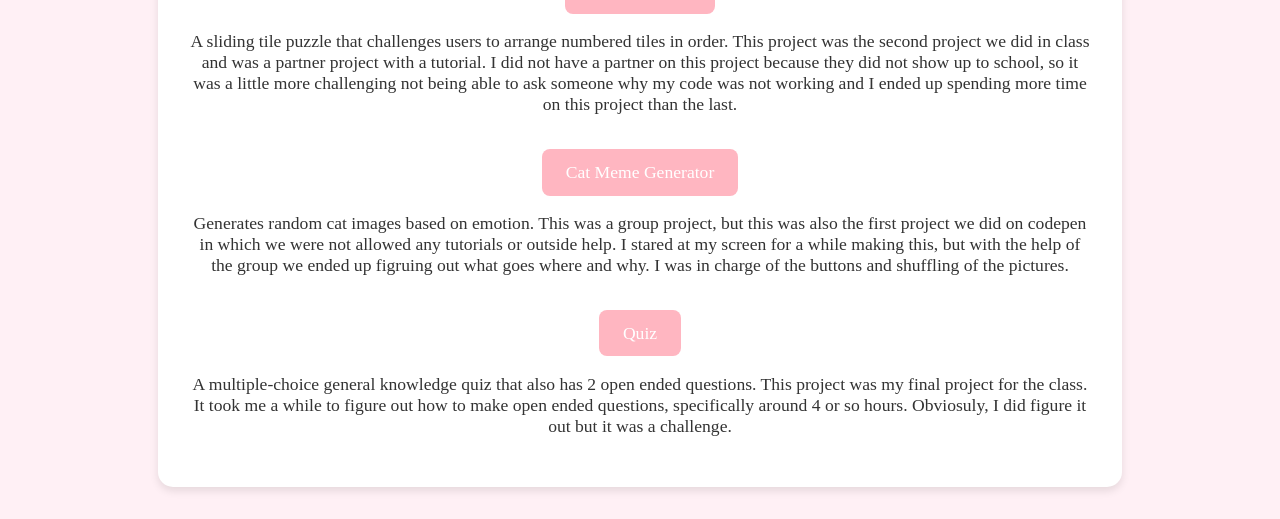
<file: 3rd-period/chloe-a/index.html>
<!DOCTYPE html>
<html lang="en">
<head>
  <meta charset="UTF-8" />
  <meta name="viewport" content="width=device-width, initial-scale=1" />
  <title>Chloe's Webpage</title>
  <link rel="stylesheet" href="style.css">
</head>
<body>
<main>
  <section class="about">
    <h2>About Me</h2>
    <p>
      My name is Chloe Antonio, I am a Junior at Mt Eden Highschool. During my year of being in AP Computer Science Principles I learned a lot, from starting off learning to read binary to now coding my own website. At first, I was nervous about learning and understanding how computers actually work behind the scenes, but as the year went on, I became more confident and started to see the logic and creativity that coding involves. I’ve learned how to break down problems, test and debug code, how functions work, and more. While I prefer using C++ because it makes more sense to me, I understand that C++ has many limitations in what it can and cannot do. And also, even though I do not plan on pursuing coding of any sort in the future, I appreciate everything that I have learned this year. One of my biggest takeaways was realizing how much problem solving and patience is involved in programming, and I will continue to apply this logic and newfound problem solving skills onto real life situations.
    </p>
    
    <div class="extra-info">
      <div>
        <h3>Likes</h3>
        <ul>
          <li>Cats</li>
          <li>Pink</li>
          <li>Cake</li>
          <li>Animal Crossing</li>
          <li>Minecraft</li>
        </ul>
      </div>
      <div>
        
        <h3>Dislikes</h3>
        <ul>
          <li>Big dogs</li>
          <li>Spicy food</li>
          <li>Large crowds</li>
          <li>Math</li>
        </ul>
      </div>
      
      <div>
        <h3>Todo / Goals</h3>
        <ul>
          <li>Go to France</li>
          <li>Go on a roadtrip with friends</li>
          <li>Get into a good college</li>
          <li>Make macarons</li>
          <li>Write a short story</li>
          <li>Learn to sew</li>
        </ul>
      </div>
      
      <div>
        <h3>Hobbies</h3>
        <ul>
          <li>Cooking/Baking</li>
          <li>Watching Movies</li>
          <li>Listening to music</li>
          <li>Scrapbooking</li>
          <li>Reading Manga</li>
          <li>Going to concerts</li>
        </ul>
      </div>
      
      <div>
        <h3>Current School Schedule</h3>
        <ul>
          <li>Algebra 2</li>
          <li>AP Psychology</li>
          <li>AP Computer Science Principles</li>
          <li>US History & Ethnic Studies P</li>
          <li>English 11 Honors</li>
          <li>Peer Assistance</li>
        </ul>
      </div>
    </div>
  </section>

  <section class="songs">
    <h2>Favorite Songs</h2>
    <ul>
      <li><a href="https://open.spotify.com/track/0JelY23AS8fyxqGT9kkibH?si=abca1ec1b8ed439a">Poison by NCT Dream</a></li>
      <li><a href="https://open.spotify.com/track/1JpvGHw0UOQJxycLniNIgK?si=c7762c0699c44270">LaSalle Ave by Jay Chang</a></li>
      <li><a href="https://open.spotify.com/track/63QGnW9l5fJVXejFFdFd2i?si=e416488694ff4772">Flamin' Hot Lemon by Jaehyun</a></li>
      <li><a href="https://open.spotify.com/track/0Kgcz5tX27HlWIrQ6kyavh?si=ec50cc6ed72e469b">it doesn't kill me anymore by Lyn Lapid</a></li>
      <li><a href="https://open.spotify.com/track/2HoieslRjno48m3VcZcWB6?si=4f6553d4e08d4f1b">MotorSpeed 24 by BIBI</a></li>
      <li><a href="https://open.spotify.com/track/5eFGkCXi83auDi0bcDBEKD?si=1241ed1a94d44984">Dead Man Runnin' by Seulgi</a></li>
      <li><a href="https://open.spotify.com/track/49uQ4IE8mdDekBDW8tG849?si=b853916b77234e91">Loser by Mark</a></li>
    </ul>
  </section>

<section id="projects">
  <h2>My Projects</h2>
  <div class="project-links">
    <div class="project">
      <a href="Memory Game">Memory Card Game</a>
      <p>A memory matching game where players flip cards to find pairs. This was the first project and was a partner project. Because I had a tutorial I was able to understand the logic behind each of the steps and I was able to help my partner / get help when either of us were stuck. </p>
    </div>
    <div class="project">
      <a href="Fifteen Puzzle">Fifteen Puzzle</a>
      <p>A sliding tile puzzle that challenges users to arrange numbered tiles in order. This project was the second project we did in class and was a partner project with a tutorial. I did not have a partner on this project because they did not show up to school, so it was a little more challenging not being able to ask someone why my code was not working and I ended up spending more time on this project than the last.</p>
    </div>
    <div class="project">
      <a href="Cat Memes">Cat Meme Generator</a>
      <p>Generates random cat images based on emotion. This was a group project, but this was also the first project we did on codepen in which we were not allowed any tutorials or outside help. I stared at my screen for a while making this, but with the help of the group we ended up figruing out what goes where and why. I was in charge of the buttons and shuffling of the pictures.</p>
    </div>
    <div class="project">
      <a href="Quiz">Quiz</a>
      <p>A multiple-choice general knowledge quiz that also has 2 open ended questions. This project was my final project for the class. It took me a while to figure out how to make open ended questions, specifically around 4 or so hours. Obviosuly, I did figure it out but it was a challenge.</p>
    </div>
  </div>
</section>
</main>
</body>
</html>
</file>
<file: 1st-period/deepinder-b/style.css>
/* Reset and base styles */
* {
  box-sizing: border-box;
}

body {
  margin: 0;
  background-color: #f9f9f9;
  font-family: 'Segoe UI', Tahoma, Geneva, Verdana, sans-serif;
  color: #333;
  line-height: 1.6;
}

a {
  text-decoration: none;
  color: #2980b9;
  font-weight: 600;
  transition: color 0.3s ease;
}

a:hover {
  color: #1c5980;
}

.container {
  max-width: 900px;
  margin: 40px auto;
  padding: 0 20px;
}

header h1 {
  text-align: center;
  color: #2c3e50;
  margin-bottom: 0;
}

header p {
  text-align: center;
  color: #555;
  margin-top: 5px;
}

h2 {
  border-bottom: 3px solid #2980b9;
  padding-bottom: 8px;
  margin-top: 50px;
  color: #2c3e50;
}

.about p {
  margin-top: 20px;
}

.projects {
  display: flex;
  flex-direction: column;
  gap: 20px;
  margin-top: 20px;
}

.project-card {
  background-color: #fff;
  padding: 20px;
  border-radius: 10px;
  box-shadow: 0 4px 8px rgba(0,0,0,0.1);
  transition: transform 0.2s ease;
}

.project-card:hover {
  transform: scale(1.03);
</file>
<file: 1st-period/palavi-p/style.css>
body {
  font-family: 'Segoe UI', sans-serif;
  margin: 0;
  padding: 0;
  background: #ffe6f0; 
  color: #333;
}

header {
  background: #ffb6c1; 
  color: white;
  padding: 40px 20px;
  text-align: center;
  font-size: 30px;
  text-shadow: 1px 1px 5px rgba(0, 0, 0, 0.4);
  
}

.about {
  max-width: 900px;
  margin: 20px auto;
  padding: 30px 20px;
  background-color: #fff0f5;
  border-radius: 12px;
  box-shadow: 0 2px 8px rgba(0, 0, 0, 0.05);
}

.projects {
  max-width: 1000px;
  margin: 40px auto;
  padding: 20px;
  display: flex;
  flex-wrap: wrap;
  justify-content: space-between;
}

.projects h2 {
  width: 100%;
  text-align: center;
  margin-bottom: 30px;
  color: #d6336c;
}

.project {
  background: white;
  padding: 20px;
  border-radius: 10px;
  width: 48%;
  box-shadow: 0 4px 10px rgba(0, 0, 0, 0.1);
  box-sizing: border-box;
  margin-bottom: 20px;
  transition: transform 0.2s ease, box-shadow 0.2s ease;
}

.project:hover {
  transform: translateY(-8px);
  box-shadow: 0 10px 20px rgba(0, 0, 0, 0.15);
}


.project h3 {
  margin-top: 0;
  color: #d6336c;
}

a {
  color: #d6336c;
  text-decoration: none;
  font-weight: bold;
}

a:hover {
  text-decoration: underline;
}

footer {
  text-align: center;
  padding: 20px;
  background: #ffdce5;
  margin-top: 40px;
  font-size: 0.9rem;
}
</file>
<file: 3rd-period/Alex-B/style.css>
body {
    margin: 0;
    font-family: 'Segoe UI', sans-serif;
    background-color: #f4f4f4;
    color: #333;
}

.navbar {
    background-color: #1e1e1e;
    padding: 16px;
    text-align: center;
}

.navbar a {
    color: white;
    text-decoration: none;
    margin: 0 20px;
    font-weight: bold;
    transition: color 0.3s ease;
    font-size: 16px;
}

.navbar a:hover {
    color: #00bfff;
}

header {
    padding: 32px;
    text-align: center;
}

h1 {
    color: #0056b3;
    margin-bottom: 12px;
    font-size: 32px;
}

p {
    max-width: 700px;
    margin: 0 auto 24px;
    line-height: 1.6;
    font-size: 16px;
}

.container {
    display: flex;
    flex-wrap: wrap;
    justify-content: center;
    gap: 20px;
    padding: 32px;
}

.card {
    background-color: white;
    border: 1px solid #ccc;
    border-radius: 12px;
    box-shadow: 0 2px 8px rgba(0,0,0,0.1);
    padding: 20px;
    width: 300px;
    transition: transform 0.2s ease;
}

.card:hover {
    transform: translateY(-5px);
}

.title {
    font-size: 20px;
    color: #333;
    margin-bottom: 10px;
}

.description {
    font-size: 15px;
    color: #666;
}

footer {
    text-align: center;
    padding: 16px;
    background-color: #1e1e1e;
    color: white;
    font-size: 14px;
}
.image {
    width: 100%;
    max-width: 325px;
    height: auto;
    margin-top: 12px;
    border-radius: 8px;
}
</file>
<file: 3rd-period/Cathalina-L/style.css>
body {
  font-family:Arial, Helvetica, sans-serif;
  margin: 0;
  padding: 0;
  background: #ffe6f0; 
  color: #333;
}

header {
  background: #ff69b4;
  color: white;
  padding: 10rem 1rem 3rem;
  text-align: center;
  min-height: 40vh;
  display: flex;
  flex-direction: column;
  justify-content: space-between;
  align-items: center;
  position: relative;
}

.main-title {
  font-family: 'Georgia', serif;
  font-size: 3.5rem;
  background: white;
  color: #ff69b4;
  padding: 1rem 2rem;
  border: 4px solid white;
  border-radius: 15px;
  display: inline-block;
  margin: 0 auto 1rem;
  box-shadow: 0 5px 15px rgba(255, 105, 180, 0.4);
}

nav {
  position: absolute;
  top: 1rem;
  right: 1.5rem;
  padding: 0.5rem 1rem;
}

nav a {
  color: white;
  margin-left: 1.5rem;
  text-decoration: none;
  font-weight: bold;
  font-size: 1.1rem;
  transition: color 0.3s, border-bottom 0.3s;
  border-bottom: 2px solid transparent;
}

nav a:hover {
  color: #ffd6e8; 
  border-bottom: 2px solid #ffd6e8;
}

section {
  padding: 3rem 2rem; 
  max-width: 900px; 
  margin: 3rem auto; 
  font-size: 1.2rem; 
  line-height: 1.6;  
}
#about {
   background: white;
  border: 3px solid #ff69b4; 
  border-radius: 15px;
  padding: 2rem 2.5rem;
  box-shadow: 0 5px 15px rgba(255, 105, 180, 0.3);
  margin-bottom: 4rem;
}
.project-card {
  background: white;
  margin: 1rem 0;
  padding: 1rem;
  border-radius: 8px;
  box-shadow: 0 2px 5px rgba(255, 105, 180, 0.2);
  border-left: 6px solid #ff69b4;
}

.project-card a {
  color: #ff69b4;
  display: inline-block;
  margin-top: 0.5rem;
}
#projects {
  margin-top: 4rem;
}
footer {
  background: #ff69b4;
  color: white;
  text-align: center;
  padding: 1rem;
}
</file>
<file: 3rd-period/chloe-a/style.css>
body {
  margin: 0;
  font-family: 'Poppins', serif;
  background-color: #fff0f5;
  color: #333;
  font-size: 1.1rem;
}

header {
  background-color: #ffe4ec;
  padding: 2rem;
  text-align: center;
  font-size: 2.5rem;
  font-weight: 600;
  color: #333;
}

main {
  padding: 2rem;
  max-width: 900px;
  margin: 2rem auto;
  background-color: #ffffff;
  border-radius: 15px;
  box-shadow: 0 4px 8px rgba(0,0,0,0.1);
}

.about h2 {
  font-size: 2rem;
  color: #cc3366;
  margin-bottom: 1rem;
  text-align: center;
}


.about p {
  margin-bottom: 2rem;
  line-height: 1.8;
}

.extra-info {
  display: flex;
  flex-wrap: wrap;
  gap: 2rem;
}

.extra-info div {
  flex: 1 1 250px;
}

.extra-info h3 {
  color: #cc3366;
  margin-bottom: 0.5rem;
}

.extra-info ul {
  padding-left: 1.2rem;
}

.extra-info li {
  margin-bottom: 0.4rem;
}

#projects {
  margin-top: 3rem;
  text-align: center;
}

#projects h2 {
  color: #cc3366;
  font-size: 2rem;
  margin-bottom: 1.5rem;
}

.project-links {
  display: flex;
  justify-content: center;
  flex-wrap: wrap;
  gap: 1rem;
}

.project-links a {
  display: inline-block;
  padding: 0.8rem 1.5rem;
  background-color: #ffb6c1;
  color: white;
  text-decoration: none;
  border-radius: 8px;
  transition: background-color 0.3s ease;
  font-weight: 500;
}

.project-links a:hover {
  background-color: #ff6f91;
}
.songs {
  margin-top: 3rem;
}

.songs h2 {
  font-size: 1.4rem;
  color: #cc3366;
  margin-bottom: 1rem;
}

.songs ul {
  padding-left: 1rem;
  font-size: 1rem;
  line-height: 1.8; 
}

.songs li {
  margin-bottom: 0.4rem;
}

.songs a {
  color: #cc3366;
  text-decoration: none;
}

.songs a:hover {
  text-decoration: underline;
}
</file>
